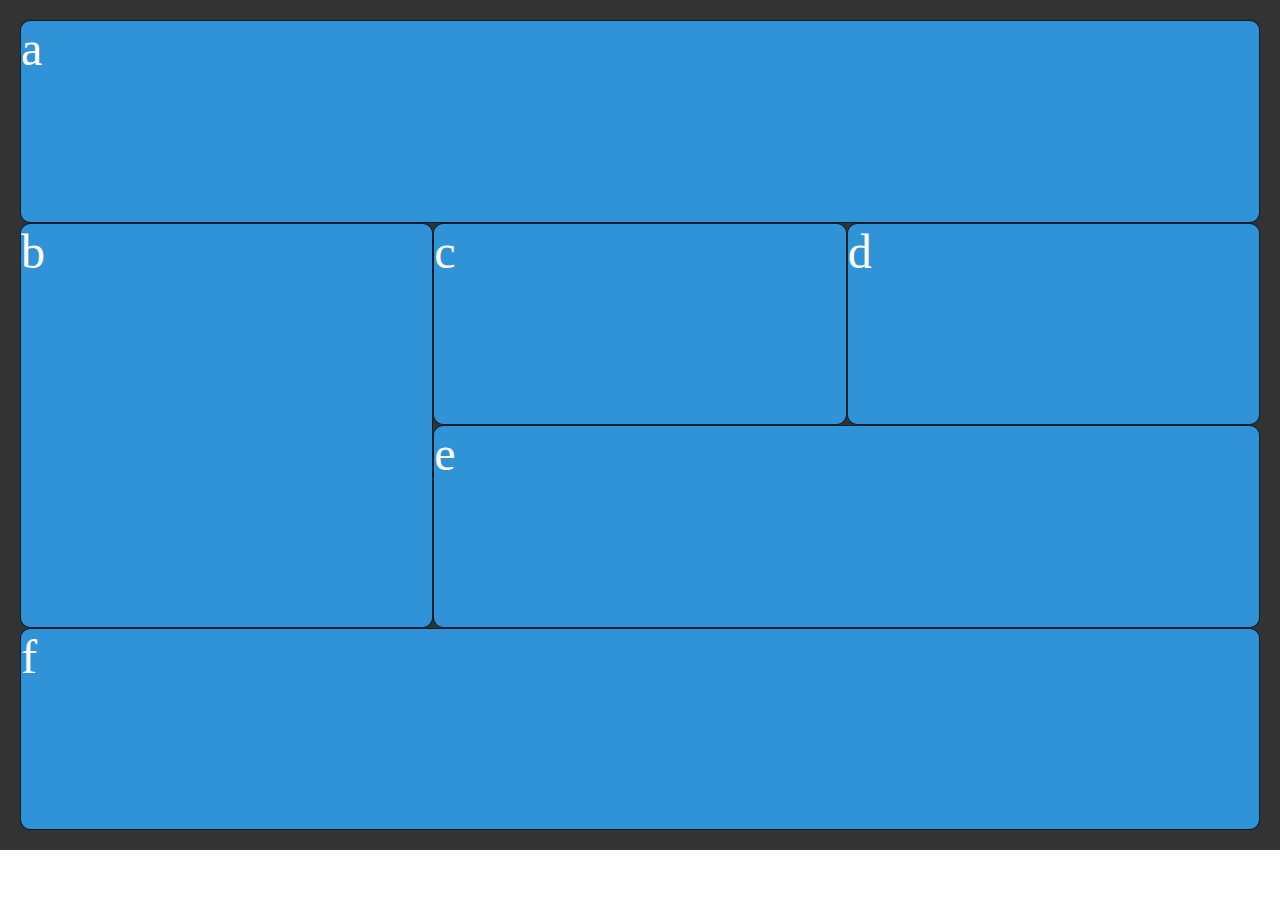
<file: EX-1/index.html>
<!DOCTYPE html>
<html lang="en">
<head>
    <meta charset="UTF-8">
    <meta name="viewport" content="width=device-width, initial-scale=1.0">
    <title>Grid</title>
    <link rel="stylesheet" href="style.css">
</head>
<body>
    <div class="wrapper">
        <div class="item a">a</div>
        <div class="item b">b</div>
        <div class="item c">c</div>  
        <div class="item d">d</div>
        <div class="item e">e</div>
        <div class="item f">f</div>  
      </div>
</body>
</html>
</file>
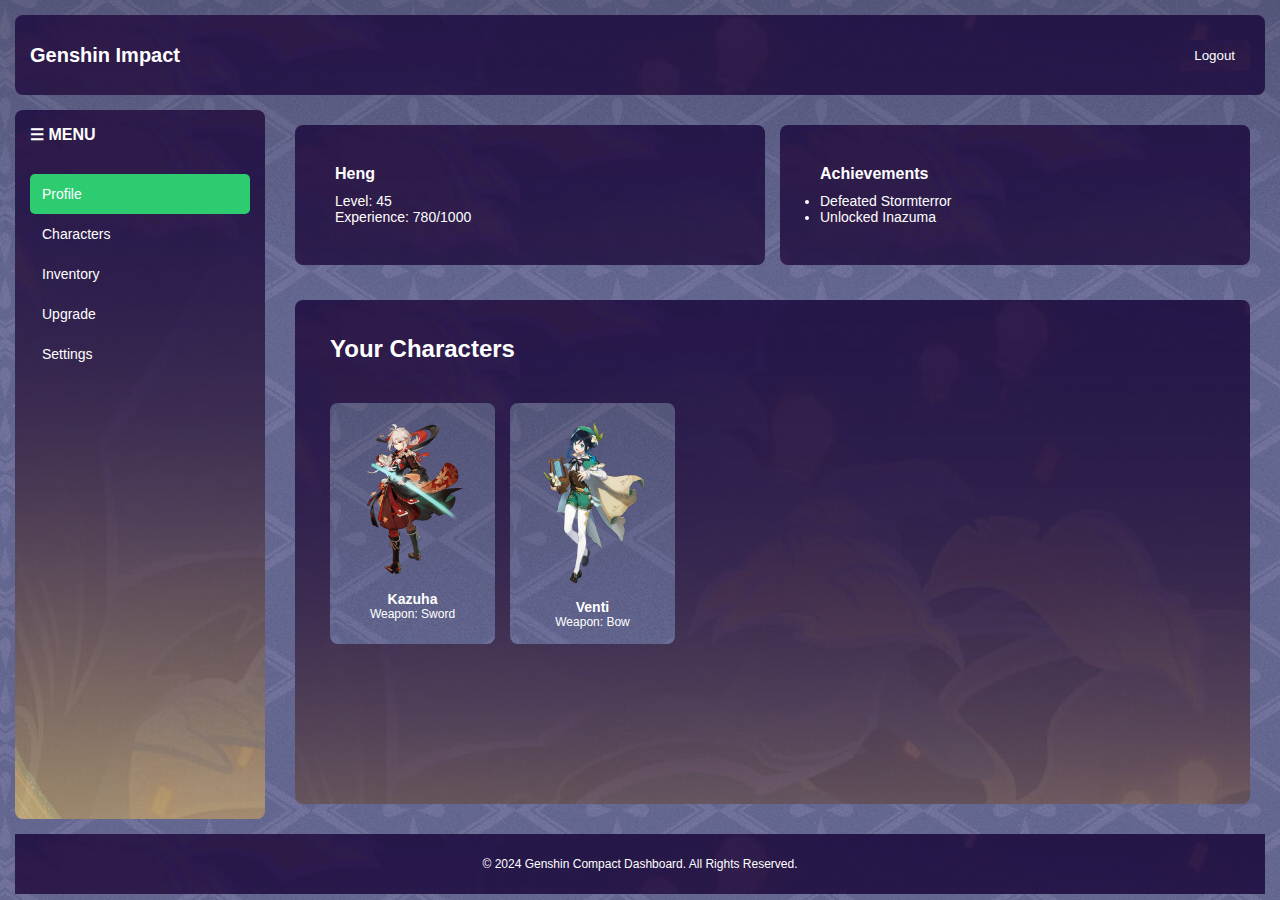
<file: EX-4/index.html>
<!DOCTYPE html>
<html lang="en">
<head>
  <meta charset="UTF-8">
  <meta name="viewport" content="width=device-width, initial-scale=1.0">
  <title>Dashboard</title>
  <link rel="stylesheet" href="styles.css">
</head>
<body>
  <div class="dashboard">
    <div class="header">
      <div class="header-left">
        <h1>Genshin Impact</h1>
      </div>
      <div class="header-right">
        <button class="btn logout">Logout</button>
      </div>
    </div>
    <div class="sidebar">
      <h2>☰ MENU</h2>
      <ul>
        <li class="sidebar-item active">Profile</li>
        <li class="sidebar-item">Characters</li>
        <li class="sidebar-item">Inventory</li>
        <li class="sidebar-item">Upgrade</li>
        <li class="sidebar-item">Settings</li>
      </ul>
    </div>
    <div class="main">
      <div class="widgets">
        <div class="widget profile-status">
          <div class="profile-info">
              <h3>Heng</h3>
              <p>Level: 45</p>
              <p>Experience: 780/1000</p>
          </div>
        </div>
        <div class="widget">
          <h3>Achievements</h3>
          <ul>
            <li>Defeated Stormterror</li>
            <li>Unlocked Inazuma</li>
          </ul>
        </div>
      </div>
      <div class="characters">
        <h2>Your Characters</h2>
        <div class="character-grid">
          <div class="character-card">
            <img src="img/Kazuha1.png" alt="Kazuha">
            <h3>Kazuha</h3>
            <p>Weapon: Sword</p>
          </div>
          <div class="character-card">
            <img src="img/Venti.png" alt="Venti">
            <h3>Venti</h3>
            <p>Weapon: Bow</p>
          </div>
        </div>
      </div>
    </div>
    <div class="footer">
      <p>&copy; 2024 Genshin Compact Dashboard. All Rights Reserved.</p>
    </div>
  </div>
</body>
</html>
</file>
<file: EX-1/style.css>
/* Styling only */
body {
  margin: 0;
}

.wrapper {
  background-color: #333333;
  color: #444;
  padding: 20px;

  height: 90vh;
}

.item {
  background-color: #3092d7;
  color: #fff;
  border-radius: 10px;
  border: 1px solid rgba(0, 0, 0, 0.8);
  font-size: 3em;
}

/* Layouting only  (your work)*/
.wrapper {
  display: grid;
  grid-template-columns: repeat(3, 1fr);
}
.a {
  grid-column: 1/4;
}
.b {
  grid-row: 2/4;
}
.e {
  grid-column:2/4;
}
.f{
  grid-column: 1/4;
}
</file>
<file: EX-4/styles.css>
*{
    margin: 0;
    padding: 0;
    box-sizing: border-box;
  }
  html, body {
    width: 100%;
    height: 100%;
  }
  body {
    font-family: 'Poppins', sans-serif;
    background-image: url(img/Body\ Backgound.png);
    color: #fff;
    display: flex;
  }
  .dashboard {
    display: grid;
    grid-template-areas:
      "header header"
      "sidebar main"
      "footer footer";
    grid-template-columns: 250px auto;
    grid-template-rows: 80px auto 60px;
    width: 100%;
    height: 100%;
    padding: 15px;
    gap: 15px;
  }
  .header {
    grid-area: header;
    background-image: url(img/1299422.jpg);
    display: flex;
    justify-content: space-between;
    align-items: center;
    padding: 15px;
    border-radius: 8px;
  }
  .header h1 {
    font-size: 20px;
    font-weight: 600;
  }
  .header-right .btn.logout {
    background-image: url(img/1299422.jpg);
    border: none;
    color: #fff;
    padding: 8px 15px;
    border-radius: 5px;
    cursor: pointer;
    transition: all 0.3s ease;
  }
  .header-right .btn.logout:hover {
    background: #ff53e8;
  }
  .sidebar {
    grid-area: sidebar;
    background-image: url(img/1299422.jpg);
    padding: 15px;
    display: flex;
    flex-direction: column;
    gap: 15px;
    border-radius: 8px;
    overflow-y: auto;
  }
  .sidebar h2 {
    font-size: 16px;
    margin-bottom: 15px;
  }
  .sidebar-item {
    padding: 12px;
    font-size: 14px;
    border-radius: 5px;
    cursor: pointer;
    transition: background 0.3s ease;
    list-style-type: none;
  }
  .sidebar-item:hover,
  .sidebar-item.active {
    background-color: #2ecc71;
  }
  .main {
    grid-area: main;
    padding: 15px;
    display: flex;
    flex-direction: column;
    gap: 20px;
    border-radius: 8px;
  }
  .widgets {
    display: grid;
    grid-template-columns: repeat(auto-fit, minmax(250px, 1fr));
    gap: 15px;
  }
  .widget {
    background-image: url(img/1299422.jpg);
    border-radius: 8px;
    padding: 40px;
    font-size: 14px;
  }
  .widget h3 {
    font-size: 16px;
    margin-bottom: 10px;
  }
  .characters {
    height: 56vh;
    margin-top: 15px;
    padding: 35px;
    background-image: url(img/1299422.jpg);
    border-radius: 8px;
  }  
  .character-grid { 
    padding-top: 40px;
    display: grid;
    grid-template-columns: repeat(auto-fill, minmax(12vw, 1fr));
    gap: 15px;
  }
  .character-card {
    background-image: url(img/Body\ Backgound.png);
    padding: 15px;
    border-radius: 8px;
    text-align: center;
    font-size: 12px;
    transition: transform 0.3s ease, box-shadow 0.3s ease;
  }
  .character-card:hover {
    transform: translateY(-5px);
  } 
  .character-card img {
    border-radius: 50%;
    margin-bottom: 8px;
    max-width: 80%;
  }
  .footer {
    grid-area: footer;
    background-image: url(img/1299422.jpg);
    display: flex;
    justify-content: center;
    align-items: center;
    font-size: 12px;
  }
</file>
